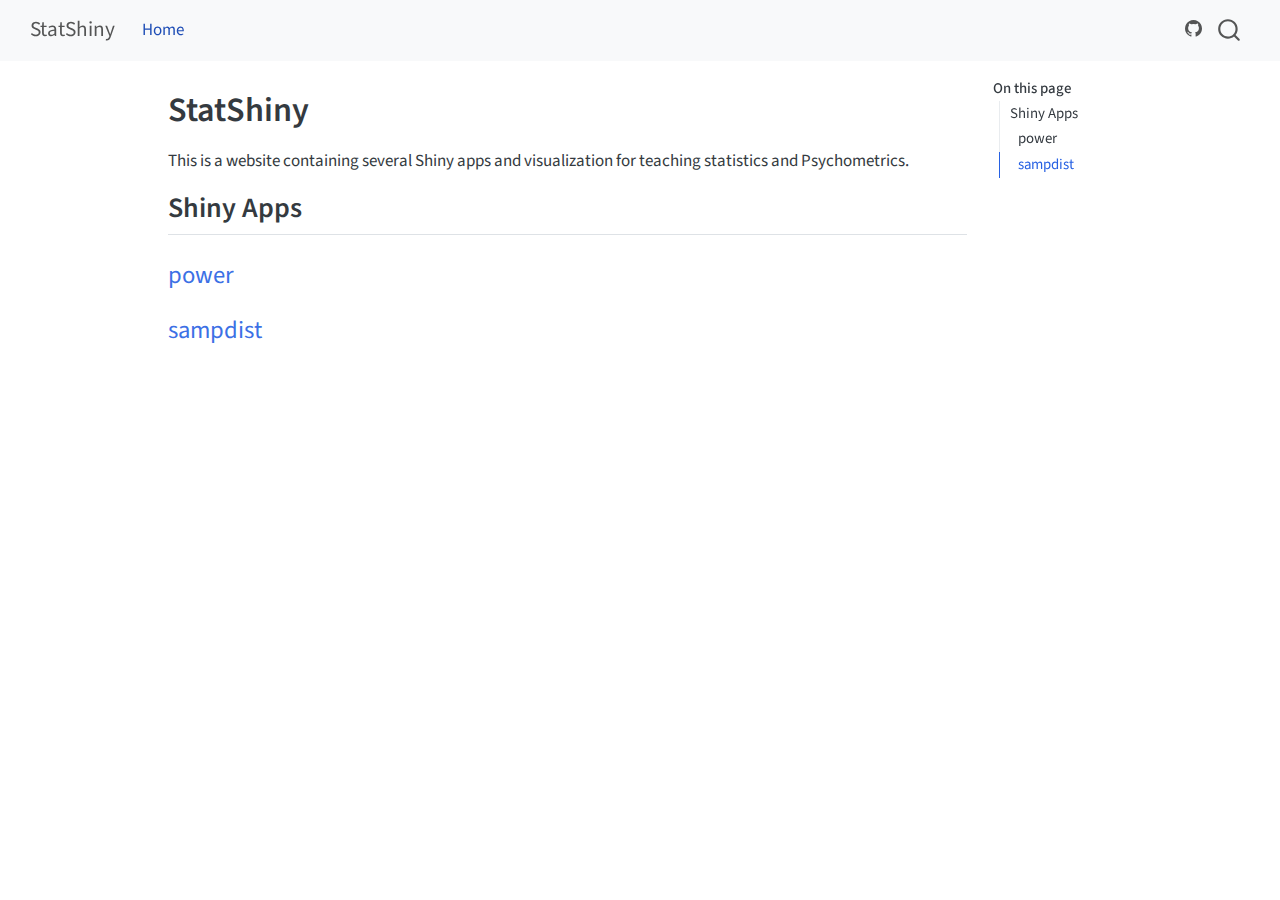
<file: docs/index.html>
<!DOCTYPE html>
<html xmlns="http://www.w3.org/1999/xhtml" lang="en" xml:lang="en"><head>

<meta charset="utf-8">
<meta name="generator" content="quarto-1.6.37">

<meta name="viewport" content="width=device-width, initial-scale=1.0, user-scalable=yes">


<title>StatShiny</title>
<style>
code{white-space: pre-wrap;}
span.smallcaps{font-variant: small-caps;}
div.columns{display: flex; gap: min(4vw, 1.5em);}
div.column{flex: auto; overflow-x: auto;}
div.hanging-indent{margin-left: 1.5em; text-indent: -1.5em;}
ul.task-list{list-style: none;}
ul.task-list li input[type="checkbox"] {
  width: 0.8em;
  margin: 0 0.8em 0.2em -1em; /* quarto-specific, see https://github.com/quarto-dev/quarto-cli/issues/4556 */ 
  vertical-align: middle;
}
</style>


<script src="site_libs/quarto-nav/quarto-nav.js"></script>
<script src="site_libs/quarto-nav/headroom.min.js"></script>
<script src="site_libs/clipboard/clipboard.min.js"></script>
<script src="site_libs/quarto-search/autocomplete.umd.js"></script>
<script src="site_libs/quarto-search/fuse.min.js"></script>
<script src="site_libs/quarto-search/quarto-search.js"></script>
<meta name="quarto:offset" content="./">
<script src="site_libs/quarto-html/quarto.js"></script>
<script src="site_libs/quarto-html/popper.min.js"></script>
<script src="site_libs/quarto-html/tippy.umd.min.js"></script>
<script src="site_libs/quarto-html/anchor.min.js"></script>
<link href="site_libs/quarto-html/tippy.css" rel="stylesheet">
<link href="site_libs/quarto-html/quarto-syntax-highlighting-29e2c20b02301cfff04dc8050bf30c7e.css" rel="stylesheet" id="quarto-text-highlighting-styles">
<script src="site_libs/bootstrap/bootstrap.min.js"></script>
<link href="site_libs/bootstrap/bootstrap-icons.css" rel="stylesheet">
<link href="site_libs/bootstrap/bootstrap-1322888c997fad56b0b4d776d35cf542.min.css" rel="stylesheet" append-hash="true" id="quarto-bootstrap" data-mode="light">
<script id="quarto-search-options" type="application/json">{
  "location": "navbar",
  "copy-button": false,
  "collapse-after": 3,
  "panel-placement": "end",
  "type": "overlay",
  "limit": 50,
  "keyboard-shortcut": [
    "f",
    "/",
    "s"
  ],
  "show-item-context": false,
  "language": {
    "search-no-results-text": "No results",
    "search-matching-documents-text": "matching documents",
    "search-copy-link-title": "Copy link to search",
    "search-hide-matches-text": "Hide additional matches",
    "search-more-match-text": "more match in this document",
    "search-more-matches-text": "more matches in this document",
    "search-clear-button-title": "Clear",
    "search-text-placeholder": "",
    "search-detached-cancel-button-title": "Cancel",
    "search-submit-button-title": "Submit",
    "search-label": "Search"
  }
}</script>


<link rel="stylesheet" href="styles.css">
</head>

<body class="nav-fixed">

<div id="quarto-search-results"></div>
  <header id="quarto-header" class="headroom fixed-top">
    <nav class="navbar navbar-expand-lg " data-bs-theme="dark">
      <div class="navbar-container container-fluid">
      <div class="navbar-brand-container mx-auto">
    <a class="navbar-brand" href="./index.html">
    <span class="navbar-title">StatShiny</span>
    </a>
  </div>
            <div id="quarto-search" class="" title="Search"></div>
          <button class="navbar-toggler" type="button" data-bs-toggle="collapse" data-bs-target="#navbarCollapse" aria-controls="navbarCollapse" role="menu" aria-expanded="false" aria-label="Toggle navigation" onclick="if (window.quartoToggleHeadroom) { window.quartoToggleHeadroom(); }">
  <span class="navbar-toggler-icon"></span>
</button>
          <div class="collapse navbar-collapse" id="navbarCollapse">
            <ul class="navbar-nav navbar-nav-scroll me-auto">
  <li class="nav-item">
    <a class="nav-link active" href="./index.html" aria-current="page"> 
<span class="menu-text">Home</span></a>
  </li>  
</ul>
          </div> <!-- /navcollapse -->
            <div class="quarto-navbar-tools">
    <a href="https://github.com/stat-teaching/statshiny" title="" class="quarto-navigation-tool px-1" aria-label=""><i class="bi bi-github"></i></a>
</div>
      </div> <!-- /container-fluid -->
    </nav>
</header>
<!-- content -->
<div id="quarto-content" class="quarto-container page-columns page-rows-contents page-layout-article page-navbar">
<!-- sidebar -->
<!-- margin-sidebar -->
    <div id="quarto-margin-sidebar" class="sidebar margin-sidebar">
        <nav id="TOC" role="doc-toc" class="toc-active">
    <h2 id="toc-title">On this page</h2>
   
  <ul>
  <li><a href="#shiny-apps" id="toc-shiny-apps" class="nav-link active" data-scroll-target="#shiny-apps">Shiny Apps</a>
  <ul class="collapse">
  <li><a href="#power" id="toc-power" class="nav-link" data-scroll-target="#power">power</a></li>
  <li><a href="#sampdist" id="toc-sampdist" class="nav-link" data-scroll-target="#sampdist">sampdist</a></li>
  </ul></li>
  </ul>
</nav>
    </div>
<!-- main -->
<main class="content" id="quarto-document-content">

<header id="title-block-header" class="quarto-title-block default">
<div class="quarto-title">
<h1 class="title">StatShiny</h1>
</div>



<div class="quarto-title-meta">

    
  
    
  </div>
  


</header>


<p>This is a website containing several Shiny apps and visualization for teaching statistics and Psychometrics.</p>
<section id="shiny-apps" class="level2">
<h2 class="anchored" data-anchor-id="shiny-apps">Shiny Apps</h2>
<section id="power" class="level3">
<h3 class="anchored" data-anchor-id="power"><a href="./shiny/power.html">power</a></h3>
</section>
<section id="sampdist" class="level3">
<h3 class="anchored" data-anchor-id="sampdist"><a href="./shiny/sampdist.html">sampdist</a></h3>


</section>
</section>

</main> <!-- /main -->
<script id="quarto-html-after-body" type="application/javascript">
window.document.addEventListener("DOMContentLoaded", function (event) {
  const toggleBodyColorMode = (bsSheetEl) => {
    const mode = bsSheetEl.getAttribute("data-mode");
    const bodyEl = window.document.querySelector("body");
    if (mode === "dark") {
      bodyEl.classList.add("quarto-dark");
      bodyEl.classList.remove("quarto-light");
    } else {
      bodyEl.classList.add("quarto-light");
      bodyEl.classList.remove("quarto-dark");
    }
  }
  const toggleBodyColorPrimary = () => {
    const bsSheetEl = window.document.querySelector("link#quarto-bootstrap");
    if (bsSheetEl) {
      toggleBodyColorMode(bsSheetEl);
    }
  }
  toggleBodyColorPrimary();  
  const icon = "";
  const anchorJS = new window.AnchorJS();
  anchorJS.options = {
    placement: 'right',
    icon: icon
  };
  anchorJS.add('.anchored');
  const isCodeAnnotation = (el) => {
    for (const clz of el.classList) {
      if (clz.startsWith('code-annotation-')) {                     
        return true;
      }
    }
    return false;
  }
  const onCopySuccess = function(e) {
    // button target
    const button = e.trigger;
    // don't keep focus
    button.blur();
    // flash "checked"
    button.classList.add('code-copy-button-checked');
    var currentTitle = button.getAttribute("title");
    button.setAttribute("title", "Copied!");
    let tooltip;
    if (window.bootstrap) {
      button.setAttribute("data-bs-toggle", "tooltip");
      button.setAttribute("data-bs-placement", "left");
      button.setAttribute("data-bs-title", "Copied!");
      tooltip = new bootstrap.Tooltip(button, 
        { trigger: "manual", 
          customClass: "code-copy-button-tooltip",
          offset: [0, -8]});
      tooltip.show();    
    }
    setTimeout(function() {
      if (tooltip) {
        tooltip.hide();
        button.removeAttribute("data-bs-title");
        button.removeAttribute("data-bs-toggle");
        button.removeAttribute("data-bs-placement");
      }
      button.setAttribute("title", currentTitle);
      button.classList.remove('code-copy-button-checked');
    }, 1000);
    // clear code selection
    e.clearSelection();
  }
  const getTextToCopy = function(trigger) {
      const codeEl = trigger.previousElementSibling.cloneNode(true);
      for (const childEl of codeEl.children) {
        if (isCodeAnnotation(childEl)) {
          childEl.remove();
        }
      }
      return codeEl.innerText;
  }
  const clipboard = new window.ClipboardJS('.code-copy-button:not([data-in-quarto-modal])', {
    text: getTextToCopy
  });
  clipboard.on('success', onCopySuccess);
  if (window.document.getElementById('quarto-embedded-source-code-modal')) {
    const clipboardModal = new window.ClipboardJS('.code-copy-button[data-in-quarto-modal]', {
      text: getTextToCopy,
      container: window.document.getElementById('quarto-embedded-source-code-modal')
    });
    clipboardModal.on('success', onCopySuccess);
  }
    var localhostRegex = new RegExp(/^(?:http|https):\/\/localhost\:?[0-9]*\//);
    var mailtoRegex = new RegExp(/^mailto:/);
      var filterRegex = new RegExp('/' + window.location.host + '/');
    var isInternal = (href) => {
        return filterRegex.test(href) || localhostRegex.test(href) || mailtoRegex.test(href);
    }
    // Inspect non-navigation links and adorn them if external
 	var links = window.document.querySelectorAll('a[href]:not(.nav-link):not(.navbar-brand):not(.toc-action):not(.sidebar-link):not(.sidebar-item-toggle):not(.pagination-link):not(.no-external):not([aria-hidden]):not(.dropdown-item):not(.quarto-navigation-tool):not(.about-link)');
    for (var i=0; i<links.length; i++) {
      const link = links[i];
      if (!isInternal(link.href)) {
        // undo the damage that might have been done by quarto-nav.js in the case of
        // links that we want to consider external
        if (link.dataset.originalHref !== undefined) {
          link.href = link.dataset.originalHref;
        }
      }
    }
  function tippyHover(el, contentFn, onTriggerFn, onUntriggerFn) {
    const config = {
      allowHTML: true,
      maxWidth: 500,
      delay: 100,
      arrow: false,
      appendTo: function(el) {
          return el.parentElement;
      },
      interactive: true,
      interactiveBorder: 10,
      theme: 'quarto',
      placement: 'bottom-start',
    };
    if (contentFn) {
      config.content = contentFn;
    }
    if (onTriggerFn) {
      config.onTrigger = onTriggerFn;
    }
    if (onUntriggerFn) {
      config.onUntrigger = onUntriggerFn;
    }
    window.tippy(el, config); 
  }
  const noterefs = window.document.querySelectorAll('a[role="doc-noteref"]');
  for (var i=0; i<noterefs.length; i++) {
    const ref = noterefs[i];
    tippyHover(ref, function() {
      // use id or data attribute instead here
      let href = ref.getAttribute('data-footnote-href') || ref.getAttribute('href');
      try { href = new URL(href).hash; } catch {}
      const id = href.replace(/^#\/?/, "");
      const note = window.document.getElementById(id);
      if (note) {
        return note.innerHTML;
      } else {
        return "";
      }
    });
  }
  const xrefs = window.document.querySelectorAll('a.quarto-xref');
  const processXRef = (id, note) => {
    // Strip column container classes
    const stripColumnClz = (el) => {
      el.classList.remove("page-full", "page-columns");
      if (el.children) {
        for (const child of el.children) {
          stripColumnClz(child);
        }
      }
    }
    stripColumnClz(note)
    if (id === null || id.startsWith('sec-')) {
      // Special case sections, only their first couple elements
      const container = document.createElement("div");
      if (note.children && note.children.length > 2) {
        container.appendChild(note.children[0].cloneNode(true));
        for (let i = 1; i < note.children.length; i++) {
          const child = note.children[i];
          if (child.tagName === "P" && child.innerText === "") {
            continue;
          } else {
            container.appendChild(child.cloneNode(true));
            break;
          }
        }
        if (window.Quarto?.typesetMath) {
          window.Quarto.typesetMath(container);
        }
        return container.innerHTML
      } else {
        if (window.Quarto?.typesetMath) {
          window.Quarto.typesetMath(note);
        }
        return note.innerHTML;
      }
    } else {
      // Remove any anchor links if they are present
      const anchorLink = note.querySelector('a.anchorjs-link');
      if (anchorLink) {
        anchorLink.remove();
      }
      if (window.Quarto?.typesetMath) {
        window.Quarto.typesetMath(note);
      }
      if (note.classList.contains("callout")) {
        return note.outerHTML;
      } else {
        return note.innerHTML;
      }
    }
  }
  for (var i=0; i<xrefs.length; i++) {
    const xref = xrefs[i];
    tippyHover(xref, undefined, function(instance) {
      instance.disable();
      let url = xref.getAttribute('href');
      let hash = undefined; 
      if (url.startsWith('#')) {
        hash = url;
      } else {
        try { hash = new URL(url).hash; } catch {}
      }
      if (hash) {
        const id = hash.replace(/^#\/?/, "");
        const note = window.document.getElementById(id);
        if (note !== null) {
          try {
            const html = processXRef(id, note.cloneNode(true));
            instance.setContent(html);
          } finally {
            instance.enable();
            instance.show();
          }
        } else {
          // See if we can fetch this
          fetch(url.split('#')[0])
          .then(res => res.text())
          .then(html => {
            const parser = new DOMParser();
            const htmlDoc = parser.parseFromString(html, "text/html");
            const note = htmlDoc.getElementById(id);
            if (note !== null) {
              const html = processXRef(id, note);
              instance.setContent(html);
            } 
          }).finally(() => {
            instance.enable();
            instance.show();
          });
        }
      } else {
        // See if we can fetch a full url (with no hash to target)
        // This is a special case and we should probably do some content thinning / targeting
        fetch(url)
        .then(res => res.text())
        .then(html => {
          const parser = new DOMParser();
          const htmlDoc = parser.parseFromString(html, "text/html");
          const note = htmlDoc.querySelector('main.content');
          if (note !== null) {
            // This should only happen for chapter cross references
            // (since there is no id in the URL)
            // remove the first header
            if (note.children.length > 0 && note.children[0].tagName === "HEADER") {
              note.children[0].remove();
            }
            const html = processXRef(null, note);
            instance.setContent(html);
          } 
        }).finally(() => {
          instance.enable();
          instance.show();
        });
      }
    }, function(instance) {
    });
  }
      let selectedAnnoteEl;
      const selectorForAnnotation = ( cell, annotation) => {
        let cellAttr = 'data-code-cell="' + cell + '"';
        let lineAttr = 'data-code-annotation="' +  annotation + '"';
        const selector = 'span[' + cellAttr + '][' + lineAttr + ']';
        return selector;
      }
      const selectCodeLines = (annoteEl) => {
        const doc = window.document;
        const targetCell = annoteEl.getAttribute("data-target-cell");
        const targetAnnotation = annoteEl.getAttribute("data-target-annotation");
        const annoteSpan = window.document.querySelector(selectorForAnnotation(targetCell, targetAnnotation));
        const lines = annoteSpan.getAttribute("data-code-lines").split(",");
        const lineIds = lines.map((line) => {
          return targetCell + "-" + line;
        })
        let top = null;
        let height = null;
        let parent = null;
        if (lineIds.length > 0) {
            //compute the position of the single el (top and bottom and make a div)
            const el = window.document.getElementById(lineIds[0]);
            top = el.offsetTop;
            height = el.offsetHeight;
            parent = el.parentElement.parentElement;
          if (lineIds.length > 1) {
            const lastEl = window.document.getElementById(lineIds[lineIds.length - 1]);
            const bottom = lastEl.offsetTop + lastEl.offsetHeight;
            height = bottom - top;
          }
          if (top !== null && height !== null && parent !== null) {
            // cook up a div (if necessary) and position it 
            let div = window.document.getElementById("code-annotation-line-highlight");
            if (div === null) {
              div = window.document.createElement("div");
              div.setAttribute("id", "code-annotation-line-highlight");
              div.style.position = 'absolute';
              parent.appendChild(div);
            }
            div.style.top = top - 2 + "px";
            div.style.height = height + 4 + "px";
            div.style.left = 0;
            let gutterDiv = window.document.getElementById("code-annotation-line-highlight-gutter");
            if (gutterDiv === null) {
              gutterDiv = window.document.createElement("div");
              gutterDiv.setAttribute("id", "code-annotation-line-highlight-gutter");
              gutterDiv.style.position = 'absolute';
              const codeCell = window.document.getElementById(targetCell);
              const gutter = codeCell.querySelector('.code-annotation-gutter');
              gutter.appendChild(gutterDiv);
            }
            gutterDiv.style.top = top - 2 + "px";
            gutterDiv.style.height = height + 4 + "px";
          }
          selectedAnnoteEl = annoteEl;
        }
      };
      const unselectCodeLines = () => {
        const elementsIds = ["code-annotation-line-highlight", "code-annotation-line-highlight-gutter"];
        elementsIds.forEach((elId) => {
          const div = window.document.getElementById(elId);
          if (div) {
            div.remove();
          }
        });
        selectedAnnoteEl = undefined;
      };
        // Handle positioning of the toggle
    window.addEventListener(
      "resize",
      throttle(() => {
        elRect = undefined;
        if (selectedAnnoteEl) {
          selectCodeLines(selectedAnnoteEl);
        }
      }, 10)
    );
    function throttle(fn, ms) {
    let throttle = false;
    let timer;
      return (...args) => {
        if(!throttle) { // first call gets through
            fn.apply(this, args);
            throttle = true;
        } else { // all the others get throttled
            if(timer) clearTimeout(timer); // cancel #2
            timer = setTimeout(() => {
              fn.apply(this, args);
              timer = throttle = false;
            }, ms);
        }
      };
    }
      // Attach click handler to the DT
      const annoteDls = window.document.querySelectorAll('dt[data-target-cell]');
      for (const annoteDlNode of annoteDls) {
        annoteDlNode.addEventListener('click', (event) => {
          const clickedEl = event.target;
          if (clickedEl !== selectedAnnoteEl) {
            unselectCodeLines();
            const activeEl = window.document.querySelector('dt[data-target-cell].code-annotation-active');
            if (activeEl) {
              activeEl.classList.remove('code-annotation-active');
            }
            selectCodeLines(clickedEl);
            clickedEl.classList.add('code-annotation-active');
          } else {
            // Unselect the line
            unselectCodeLines();
            clickedEl.classList.remove('code-annotation-active');
          }
        });
      }
  const findCites = (el) => {
    const parentEl = el.parentElement;
    if (parentEl) {
      const cites = parentEl.dataset.cites;
      if (cites) {
        return {
          el,
          cites: cites.split(' ')
        };
      } else {
        return findCites(el.parentElement)
      }
    } else {
      return undefined;
    }
  };
  var bibliorefs = window.document.querySelectorAll('a[role="doc-biblioref"]');
  for (var i=0; i<bibliorefs.length; i++) {
    const ref = bibliorefs[i];
    const citeInfo = findCites(ref);
    if (citeInfo) {
      tippyHover(citeInfo.el, function() {
        var popup = window.document.createElement('div');
        citeInfo.cites.forEach(function(cite) {
          var citeDiv = window.document.createElement('div');
          citeDiv.classList.add('hanging-indent');
          citeDiv.classList.add('csl-entry');
          var biblioDiv = window.document.getElementById('ref-' + cite);
          if (biblioDiv) {
            citeDiv.innerHTML = biblioDiv.innerHTML;
          }
          popup.appendChild(citeDiv);
        });
        return popup.innerHTML;
      });
    }
  }
});
</script>
</div> <!-- /content -->




</body></html>
</file>
<file: docs/site_libs/quarto-html/tippy.css>
.tippy-box[data-animation=fade][data-state=hidden]{opacity:0}[data-tippy-root]{max-width:calc(100vw - 10px)}.tippy-box{position:relative;background-color:#333;color:#fff;border-radius:4px;font-size:14px;line-height:1.4;white-space:normal;outline:0;transition-property:transform,visibility,opacity}.tippy-box[data-placement^=top]>.tippy-arrow{bottom:0}.tippy-box[data-placement^=top]>.tippy-arrow:before{bottom:-7px;left:0;border-width:8px 8px 0;border-top-color:initial;transform-origin:center top}.tippy-box[data-placement^=bottom]>.tippy-arrow{top:0}.tippy-box[data-placement^=bottom]>.tippy-arrow:before{top:-7px;left:0;border-width:0 8px 8px;border-bottom-color:initial;transform-origin:center bottom}.tippy-box[data-placement^=left]>.tippy-arrow{right:0}.tippy-box[data-placement^=left]>.tippy-arrow:before{border-width:8px 0 8px 8px;border-left-color:initial;right:-7px;transform-origin:center left}.tippy-box[data-placement^=right]>.tippy-arrow{left:0}.tippy-box[data-placement^=right]>.tippy-arrow:before{left:-7px;border-width:8px 8px 8px 0;border-right-color:initial;transform-origin:center right}.tippy-box[data-inertia][data-state=visible]{transition-timing-function:cubic-bezier(.54,1.5,.38,1.11)}.tippy-arrow{width:16px;height:16px;color:#333}.tippy-arrow:before{content:"";position:absolute;border-color:transparent;border-style:solid}.tippy-content{position:relative;padding:5px 9px;z-index:1}
</file>
<file: docs/site_libs/quarto-html/quarto-syntax-highlighting-29e2c20b02301cfff04dc8050bf30c7e.css>
/* quarto syntax highlight colors */
:root {
  --quarto-hl-ot-color: #003B4F;
  --quarto-hl-at-color: #657422;
  --quarto-hl-ss-color: #20794D;
  --quarto-hl-an-color: #5E5E5E;
  --quarto-hl-fu-color: #4758AB;
  --quarto-hl-st-color: #20794D;
  --quarto-hl-cf-color: #003B4F;
  --quarto-hl-op-color: #5E5E5E;
  --quarto-hl-er-color: #AD0000;
  --quarto-hl-bn-color: #AD0000;
  --quarto-hl-al-color: #AD0000;
  --quarto-hl-va-color: #111111;
  --quarto-hl-bu-color: inherit;
  --quarto-hl-ex-color: inherit;
  --quarto-hl-pp-color: #AD0000;
  --quarto-hl-in-color: #5E5E5E;
  --quarto-hl-vs-color: #20794D;
  --quarto-hl-wa-color: #5E5E5E;
  --quarto-hl-do-color: #5E5E5E;
  --quarto-hl-im-color: #00769E;
  --quarto-hl-ch-color: #20794D;
  --quarto-hl-dt-color: #AD0000;
  --quarto-hl-fl-color: #AD0000;
  --quarto-hl-co-color: #5E5E5E;
  --quarto-hl-cv-color: #5E5E5E;
  --quarto-hl-cn-color: #8f5902;
  --quarto-hl-sc-color: #5E5E5E;
  --quarto-hl-dv-color: #AD0000;
  --quarto-hl-kw-color: #003B4F;
}

/* other quarto variables */
:root {
  --quarto-font-monospace: SFMono-Regular, Menlo, Monaco, Consolas, "Liberation Mono", "Courier New", monospace;
}

pre > code.sourceCode > span {
  color: #003B4F;
}

code span {
  color: #003B4F;
}

code.sourceCode > span {
  color: #003B4F;
}

div.sourceCode,
div.sourceCode pre.sourceCode {
  color: #003B4F;
}

code span.ot {
  color: #003B4F;
  font-style: inherit;
}

code span.at {
  color: #657422;
  font-style: inherit;
}

code span.ss {
  color: #20794D;
  font-style: inherit;
}

code span.an {
  color: #5E5E5E;
  font-style: inherit;
}

code span.fu {
  color: #4758AB;
  font-style: inherit;
}

code span.st {
  color: #20794D;
  font-style: inherit;
}

code span.cf {
  color: #003B4F;
  font-weight: bold;
  font-style: inherit;
}

code span.op {
  color: #5E5E5E;
  font-style: inherit;
}

code span.er {
  color: #AD0000;
  font-style: inherit;
}

code span.bn {
  color: #AD0000;
  font-style: inherit;
}

code span.al {
  color: #AD0000;
  font-style: inherit;
}

code span.va {
  color: #111111;
  font-style: inherit;
}

code span.bu {
  font-style: inherit;
}

code span.ex {
  font-style: inherit;
}

code span.pp {
  color: #AD0000;
  font-style: inherit;
}

code span.in {
  color: #5E5E5E;
  font-style: inherit;
}

code span.vs {
  color: #20794D;
  font-style: inherit;
}

code span.wa {
  color: #5E5E5E;
  font-style: italic;
}

code span.do {
  color: #5E5E5E;
  font-style: italic;
}

code span.im {
  color: #00769E;
  font-style: inherit;
}

code span.ch {
  color: #20794D;
  font-style: inherit;
}

code span.dt {
  color: #AD0000;
  font-style: inherit;
}

code span.fl {
  color: #AD0000;
  font-style: inherit;
}

code span.co {
  color: #5E5E5E;
  font-style: inherit;
}

code span.cv {
  color: #5E5E5E;
  font-style: italic;
}

code span.cn {
  color: #8f5902;
  font-style: inherit;
}

code span.sc {
  color: #5E5E5E;
  font-style: inherit;
}

code span.dv {
  color: #AD0000;
  font-style: inherit;
}

code span.kw {
  color: #003B4F;
  font-weight: bold;
  font-style: inherit;
}

.prevent-inlining {
  content: "</";
}

/*# sourceMappingURL=5353fc8bf2a85bac2e7a98e8d13296a2.css.map */
</file>
<file: docs/styles.css>
/* css styles */
</file>
